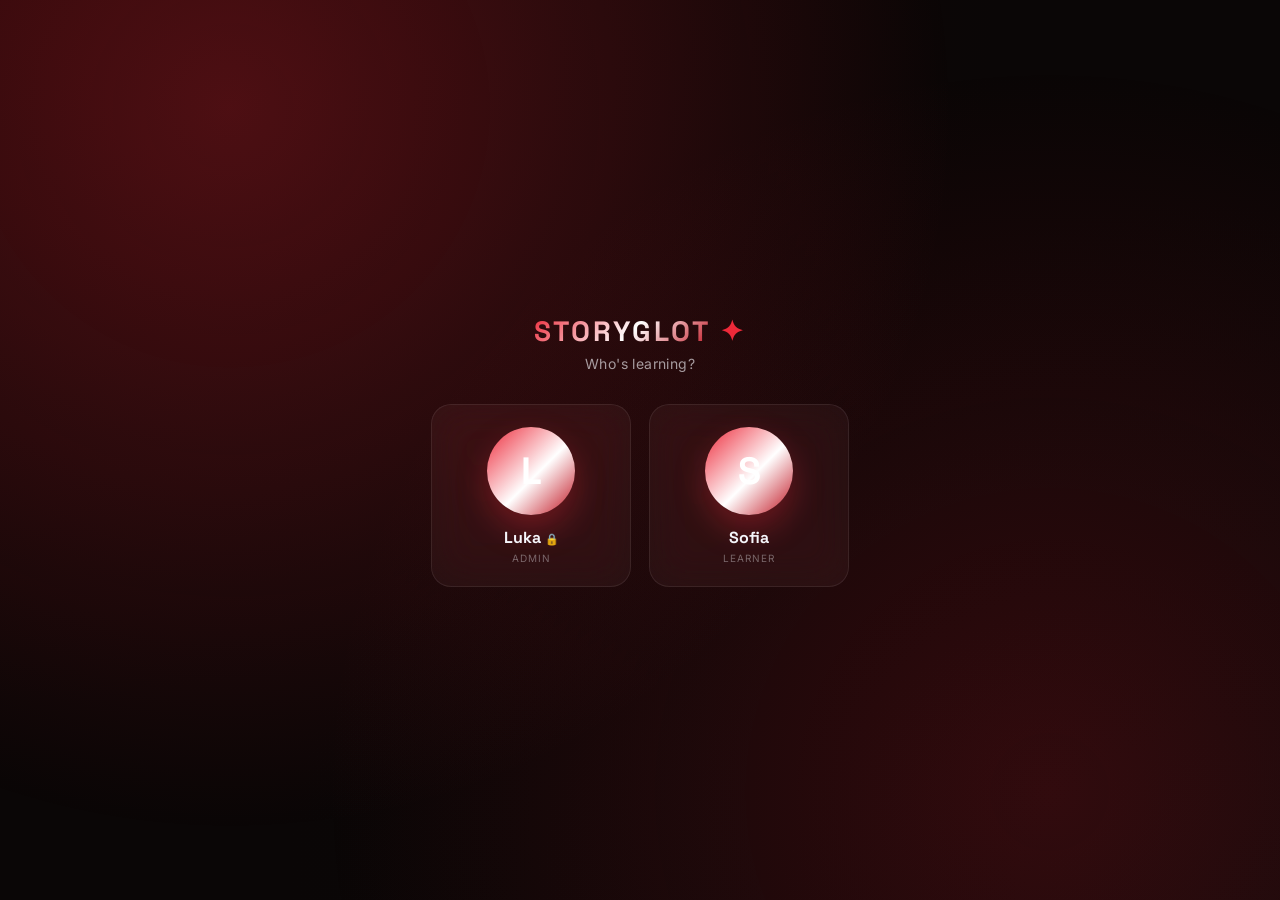
<file: index.html>
<!DOCTYPE html>
<html lang="en">
<head>
  <meta charset="UTF-8">
  <!-- iPad Safari: lock zoom, full-screen capable PWA-style -->
  <meta name="viewport" content="width=device-width, initial-scale=1.0, maximum-scale=1.0, user-scalable=no, viewport-fit=cover">
  <meta name="apple-mobile-web-app-capable" content="yes">
  <meta name="apple-mobile-web-app-status-bar-style" content="black-translucent">
  <meta name="apple-mobile-web-app-title" content="Storyglot">
  <meta name="theme-color" content="#0a0118">
  <link rel="apple-touch-icon" href="[data-uri]">
  <title>Storyglot ✦</title>
  <link rel="preconnect" href="https://fonts.googleapis.com">
  <link rel="preconnect" href="https://fonts.gstatic.com" crossorigin>
  <link href="https://fonts.googleapis.com/css2?family=Space+Grotesk:wght@400;500;600;700&family=Inter:wght@400;500;600&display=swap" rel="stylesheet">
  <link rel="stylesheet" href="css/styles.css">
</head>
<body>
  <div id="app"></div>
  <div id="cinema-root"></div>
  <div id="modal-root"></div>
  <div id="toast-stack"></div>

  <script src="js/data.js"></script>
  <script src="js/state.js"></script>
  <script src="js/utils.js"></script>
  <script src="js/audio.js"></script>
  <script src="js/render-core.js"></script>
  <script src="js/render-flows.js"></script>
  <script src="js/render-tabs.js"></script>
  <script src="js/handlers.js"></script>
  <script src="js/main.js"></script>
</body>
</html>
</file>
<file: css/styles.css>
/* ============================================================
   THEME — CSS variables, swapped at runtime per active language.
   applyTheme() in JS rewrites these on :root.
   ============================================================ */
:root {
  --bg-from: #0a0118;
  --bg-via: #150030;
  --bg-to: #001428;
  --grad-1: #a855f7;
  --grad-2: #ec4899;
  --grad-3: #06b6d4;
  --accent: #a855f7;

  --text: #f5f5fa;
  --text-dim: rgba(245, 245, 250, 0.62);
  --text-soft: rgba(245, 245, 250, 0.38);

  --glass-bg: rgba(255, 255, 255, 0.04);
  --glass-bg-strong: rgba(255, 255, 255, 0.07);
  --glass-border: rgba(255, 255, 255, 0.08);

  --radius-lg: 20px;
  --radius-md: 14px;
  --radius-sm: 10px;
}

/* ============================================================
   RESET + BASE
   ============================================================ */
* { box-sizing: border-box; -webkit-tap-highlight-color: transparent; }
*:focus { outline: none; }

html, body {
  margin: 0;
  padding: 0;
  min-height: 100vh;
  color: var(--text);
  font-family: 'Inter', system-ui, -apple-system, BlinkMacSystemFont, sans-serif;
  -webkit-font-smoothing: antialiased;
  -moz-osx-font-smoothing: grayscale;
}

body {
  overflow-x: hidden;
  overscroll-behavior-y: none;
  background:
    radial-gradient(ellipse at top left, var(--bg-via), transparent 55%),
    radial-gradient(ellipse at bottom right, var(--bg-to), transparent 55%),
    var(--bg-from);
}

/* Soft cosmic glow blobs that follow the active gradient. */
body::before {
  content: '';
  position: fixed;
  inset: 0;
  pointer-events: none;
  z-index: 0;
  background:
    radial-gradient(circle at 18% 12%, color-mix(in srgb, var(--grad-1) 22%, transparent), transparent 55%),
    radial-gradient(circle at 82% 88%, color-mix(in srgb, var(--grad-3) 18%, transparent), transparent 55%);
}
/* When a custom wallpaper is set, only the dark overlay should sit
   over the photo — the colored ambient blobs would tint it. */
body.has-bg-image::before { display: none; }

/* Custom wallpapers vary wildly in tone, so the default 4%-white
   glass disappears against bright photos. Override the glass
   variables in one place — every .glass/ghost-btn/tag-pill/tab/
   stat-pill/lang-pill picks up the deeper backdrop and stronger
   border automatically. Text-dim/soft are nudged up so secondary
   text stays readable over busy backgrounds. */
body.has-bg-image {
  --glass-bg: rgba(12, 6, 24, 0.58);
  --glass-bg-strong: rgba(12, 6, 24, 0.72);
  --glass-border: rgba(255, 255, 255, 0.16);
  --text-dim: rgba(245, 245, 250, 0.78);
  --text-soft: rgba(245, 245, 250, 0.55);
}
body.has-bg-image .glass {
  box-shadow: 0 10px 30px rgba(0, 0, 0, 0.45);
}
body.has-bg-image .gradient-btn {
  box-shadow: 0 12px 32px color-mix(in srgb, var(--grad-1) 45%, transparent),
              0 2px 6px rgba(0, 0, 0, 0.4);
}
/* The hero banner (language name over its cover SVG/photo) is the
   "above the story card" panel. When the body itself shows that
   same language cover as a wallpaper it's just duplication — drop
   the hero in that case so the page reads cleaner. */
body.has-bg-image .hero-cover { display: none; }

button { font-family: inherit; cursor: pointer; }

/* ============================================================
   LAYOUT
   ============================================================ */
#app {
  position: relative;
  z-index: 1;
  max-width: 760px;
  margin: 0 auto;
  padding: 22px 16px 96px;
}

.row { display: flex; gap: 10px; }
.row-tight { display: flex; gap: 6px; }
.stack { display: flex; flex-direction: column; gap: 12px; }

/* ============================================================
   GLASS / GRADIENT PRIMITIVES
   ============================================================ */
.glass {
  background: var(--glass-bg);
  border: 1px solid var(--glass-border);
  backdrop-filter: blur(20px) saturate(140%);
  -webkit-backdrop-filter: blur(20px) saturate(140%);
  border-radius: var(--radius-lg);
}

.gradient-text {
  background: linear-gradient(135deg, var(--grad-1), var(--grad-2) 55%, var(--grad-3));
  -webkit-background-clip: text;
  background-clip: text;
  color: transparent;
  -webkit-text-fill-color: transparent;
}

.gradient-btn {
  display: inline-flex;
  align-items: center;
  justify-content: center;
  gap: 8px;
  padding: 12px 18px;
  border: none;
  border-radius: var(--radius-md);
  /* 2-stop gradient uses end colors (grad-1, grad-3) so white text
     stays readable across all themes — including ones where grad-2
     is pure white (Austrian / Italian flag). */
  background: linear-gradient(135deg, var(--grad-1), var(--grad-3));
  color: #fff;
  font-family: 'Space Grotesk', sans-serif;
  font-weight: 600;
  font-size: 14px;
  letter-spacing: 0.3px;
  box-shadow: 0 10px 28px color-mix(in srgb, var(--grad-1) 35%, transparent);
  transition: transform 200ms ease, box-shadow 200ms ease, opacity 200ms ease;
}
.gradient-btn:active { transform: scale(0.97); }
.gradient-btn[disabled] { opacity: 0.55; }

.ghost-btn {
  background: var(--glass-bg);
  border: 1px solid var(--glass-border);
  color: var(--text);
  padding: 10px 14px;
  border-radius: var(--radius-md);
  font-family: 'Space Grotesk', sans-serif;
  font-weight: 500;
  font-size: 13px;
  transition: background 200ms ease, transform 200ms ease;
}
.ghost-btn:active { transform: scale(0.97); background: var(--glass-bg-strong); }

.tag-pill {
  display: inline-block;
  background: rgba(255, 255, 255, 0.06);
  border: 1px solid var(--glass-border);
  padding: 4px 10px;
  border-radius: 999px;
  font-size: 10.5px;
  font-weight: 600;
  letter-spacing: 0.6px;
  text-transform: uppercase;
  color: var(--text-dim);
}
/* Phase pill (Intro N/6 · Drill N/6 · ✓ Done) — sits inline with
   the other tag-pills in the .tags row, no absolute positioning. */
.tag-pill.phase-pill {
  background: color-mix(in srgb, var(--accent) 22%, rgba(0,0,0,0.35));
  border-color: color-mix(in srgb, var(--accent) 55%, var(--glass-border));
  color: var(--text);
}
.tag-pill.phase-pill.done {
  background: color-mix(in srgb, var(--grad-3) 32%, rgba(0,0,0,0.30));
  border-color: color-mix(in srgb, var(--grad-3) 60%, transparent);
  color: #fff;
}

/* ============================================================
   HEADER
   ============================================================ */
.app-header {
  display: flex;
  align-items: center;
  justify-content: space-between;
  margin-bottom: 16px;
}

.app-logo {
  font-family: 'Space Grotesk', sans-serif;
  font-size: 22px;
  font-weight: 700;
  letter-spacing: 2px;
  color: var(--text);
}

.lang-pill {
  display: inline-flex;
  align-items: center;
  gap: 8px;
  padding: 7px 13px;
  background: var(--glass-bg);
  border: 1px solid var(--glass-border);
  border-radius: 999px;
  backdrop-filter: blur(20px);
  -webkit-backdrop-filter: blur(20px);
  font-family: 'Space Grotesk', sans-serif;
  font-size: 12px;
  font-weight: 600;
  letter-spacing: 0.6px;
  color: var(--text);
  text-transform: uppercase;
}
.lang-pill .flag { font-size: 16px; }

/* ============================================================
   STATS ROW
   ============================================================ */
.stats {
  display: grid;
  grid-template-columns: repeat(4, 1fr);
  gap: 8px;
  margin-bottom: 16px;
}

.stat-pill {
  background: var(--glass-bg);
  border: 1px solid var(--glass-border);
  border-radius: var(--radius-md);
  padding: 12px 8px 10px;
  text-align: center;
  backdrop-filter: blur(20px);
  -webkit-backdrop-filter: blur(20px);
}
.stat-pill .label {
  font-size: 9.5px;
  font-weight: 600;
  letter-spacing: 1.1px;
  text-transform: uppercase;
  color: var(--text-soft);
}
.stat-pill .value {
  margin-top: 4px;
  font-family: 'Space Grotesk', sans-serif;
  font-size: 22px;
  font-weight: 700;
  line-height: 1;
}

/* ============================================================
   TAB BAR
   ============================================================ */
.tab-bar {
  display: grid;
  grid-template-columns: repeat(4, 1fr);
  gap: 4px;
  padding: 4px;
  background: var(--glass-bg);
  border: 1px solid var(--glass-border);
  border-radius: var(--radius-md);
  backdrop-filter: blur(20px);
  -webkit-backdrop-filter: blur(20px);
  margin-bottom: 18px;
}
.tab {
  padding: 10px 0;
  border: none;
  background: transparent;
  color: var(--text-dim);
  border-radius: var(--radius-sm);
  font-family: 'Space Grotesk', sans-serif;
  font-weight: 500;
  font-size: 13px;
  letter-spacing: 0.4px;
  transition: background 200ms ease, color 200ms ease;
}
.tab.active {
  background: linear-gradient(135deg, var(--grad-1), var(--grad-3));
  color: #fff;
  box-shadow: 0 6px 18px color-mix(in srgb, var(--grad-1) 30%, transparent);
}

/* ============================================================
   LIBRARY — story cards
   ============================================================ */
.story-card {
  padding: 22px;
  margin-bottom: 14px;
  position: relative;
  overflow: hidden;
}
.story-card::before {
  content: '';
  position: absolute;
  top: -50%;
  right: -30%;
  width: 70%;
  height: 200%;
  background: radial-gradient(ellipse, color-mix(in srgb, var(--grad-2) 14%, transparent), transparent 70%);
  pointer-events: none;
}
.story-card .tags {
  margin-bottom: 10px;
  display: flex;
  gap: 6px;
  flex-wrap: wrap;
}
.story-card .story-title {
  font-family: 'Space Grotesk', sans-serif;
  font-size: 28px;
  font-weight: 700;
  line-height: 1.05;
  margin: 4px 0 6px;
}
/* Slight shadow lifts the title off bright wallpapers without
   affecting the default dark theme. */
body.has-bg-image .story-card .story-title,
body.has-bg-image .hero-cover .hero-name {
  text-shadow: 0 2px 12px rgba(0, 0, 0, 0.55);
}
.story-card .story-meta {
  font-size: 13px;
  color: var(--text-dim);
  margin-bottom: 14px;
}
.progress {
  height: 6px;
  background: rgba(255, 255, 255, 0.06);
  border-radius: 999px;
  overflow: hidden;
  margin-bottom: 10px;
}
.progress-fill {
  height: 100%;
  background: linear-gradient(90deg, var(--grad-1), var(--grad-2), var(--grad-3));
  border-radius: 999px;
  transition: width 250ms ease;
}
.story-card .story-foot {
  font-size: 12px;
  color: var(--text-soft);
  margin-bottom: 16px;
}

/* ============================================================
   READ TAB
   ============================================================ */
.read-toggle {
  display: grid;
  grid-template-columns: 1fr 1fr;
  gap: 4px;
  padding: 4px;
  background: var(--glass-bg);
  border: 1px solid var(--glass-border);
  border-radius: var(--radius-md);
  margin-bottom: 16px;
  backdrop-filter: blur(20px);
  -webkit-backdrop-filter: blur(20px);
}
.read-toggle button {
  background: transparent;
  border: none;
  padding: 10px 0;
  border-radius: var(--radius-sm);
  color: var(--text-dim);
  font-family: 'Space Grotesk', sans-serif;
  font-weight: 500;
  font-size: 13px;
  transition: background 200ms ease, color 200ms ease;
}
.read-toggle button.active {
  background: linear-gradient(135deg, var(--grad-1), var(--grad-3));
  color: #fff;
}

.play-bar {
  display: flex;
  gap: 8px;
  align-items: center;
  margin-bottom: 14px;
}

.story-prose {
  padding: 22px;
  font-size: 18px;
  line-height: 1.75;
  letter-spacing: 0.1px;
}
.story-prose .sent {
  transition: background 200ms ease, color 200ms ease;
  border-radius: 6px;
  padding: 1px 2px;
}
.story-prose .sent.active {
  background: linear-gradient(120deg,
    color-mix(in srgb, var(--grad-1) 28%, transparent),
    color-mix(in srgb, var(--grad-2) 28%, transparent));
  color: #fff;
}

.english-toggle {
  margin-top: 12px;
  width: 100%;
}

.english-block {
  margin-top: 12px;
  padding: 18px;
  font-family: 'Inter', monospace;
  font-size: 14px;
  line-height: 1.7;
  color: var(--text-dim);
  white-space: pre-wrap;
}

.sentence-row {
  padding: 14px 16px;
  margin-bottom: 8px;
  cursor: pointer;
  transition: background 200ms ease, transform 200ms ease;
}
.sentence-row:active { transform: scale(0.995); }
.sentence-row.active {
  background: linear-gradient(135deg,
    color-mix(in srgb, var(--grad-1) 16%, transparent),
    color-mix(in srgb, var(--grad-2) 16%, transparent));
  border-color: color-mix(in srgb, var(--accent) 40%, transparent);
}
.sentence-row .de {
  font-size: 16px;
  line-height: 1.45;
  font-weight: 500;
}
.sentence-row .en {
  font-size: 13px;
  color: var(--text-dim);
  margin-top: 4px;
}
.sentence-row .note {
  font-size: 11.5px;
  color: var(--text-dim);
  background: rgba(255, 255, 255, 0.04);
  padding: 7px 10px;
  border-radius: 8px;
  margin-top: 8px;
  border-left: 2px solid var(--grad-1);
  line-height: 1.45;
}

.empty-state {
  padding: 40px 22px;
  text-align: center;
  color: var(--text-dim);
  font-size: 14px;
}
.empty-state .em-icon {
  font-size: 32px;
  margin-bottom: 10px;
  opacity: 0.6;
}

/* ============================================================
   MODAL
   ============================================================ */
.modal-overlay {
  position: fixed;
  inset: 0;
  z-index: 100;
  background: rgba(0, 0, 0, 0.55);
  backdrop-filter: blur(8px);
  -webkit-backdrop-filter: blur(8px);
  display: flex;
  align-items: center;
  justify-content: center;
  padding: 20px;
  overflow-y: auto;
  -webkit-overflow-scrolling: touch;
}
.modal {
  width: 100%;
  max-width: 420px;
  padding: 22px;
}
.modal-title {
  font-family: 'Space Grotesk', sans-serif;
  font-size: 20px;
  font-weight: 700;
  margin: 0 0 14px;
}
.lang-list { display: flex; flex-direction: column; gap: 8px; margin-bottom: 14px; }
.lang-row {
  display: flex;
  align-items: center;
  gap: 12px;
  padding: 12px 14px;
  border-radius: var(--radius-md);
  border: 1px solid var(--glass-border);
  background: rgba(255, 255, 255, 0.02);
  transition: background 200ms ease, transform 200ms ease;
}
.lang-row:active { transform: scale(0.99); }
.lang-row.active {
  background: linear-gradient(135deg,
    color-mix(in srgb, var(--grad-1) 18%, transparent),
    color-mix(in srgb, var(--grad-2) 18%, transparent));
  border-color: color-mix(in srgb, var(--accent) 50%, transparent);
  box-shadow: 0 8px 22px color-mix(in srgb, var(--grad-1) 22%, transparent);
}
.lang-row .flag { font-size: 22px; }
.lang-row .name {
  font-family: 'Space Grotesk', sans-serif;
  font-weight: 600;
  font-size: 15px;
}
.lang-row .sub {
  font-size: 11px;
  color: var(--text-soft);
  letter-spacing: 0.4px;
  text-transform: uppercase;
}

/* ============================================================
   PLACEHOLDER (Cards / Test tabs in chunk 1)
   ============================================================ */
.placeholder {
  padding: 36px 22px;
  text-align: center;
}
.placeholder .ph-title {
  font-family: 'Space Grotesk', sans-serif;
  font-size: 22px;
  font-weight: 700;
  margin: 0 0 6px;
}
.placeholder .ph-sub {
  font-size: 13px;
  color: var(--text-dim);
}

/* ============================================================
   CARDS + TEST — Chunk 2 additions.
   New classes only; nothing here overrides Chunk 1 styles.
   ============================================================ */
.card-counter {
  text-align: center;
  font-family: 'Space Grotesk', sans-serif;
  font-size: 11px;
  letter-spacing: 1px;
  color: var(--text-soft);
  text-transform: uppercase;
  margin-bottom: 14px;
}

.card-pane {
  padding: 22px;
  margin-bottom: 14px;
  animation: fade-in 200ms ease;
}
@keyframes fade-in {
  from { opacity: 0; transform: translateX(8px); }
  to   { opacity: 1; transform: translateX(0); }
}

.big-sentence {
  font-family: 'Space Grotesk', sans-serif;
  font-size: 26px;
  font-weight: 600;
  line-height: 1.25;
  text-align: center;
  margin: 8px 0 18px;
  letter-spacing: 0.1px;
}

.type-area {
  width: 100%;
  min-height: 88px;
  background: var(--glass-bg-strong);
  border: 1px solid var(--glass-border);
  color: var(--text);
  font-family: inherit;
  font-size: 16px;
  line-height: 1.5;
  padding: 14px 16px;
  border-radius: var(--radius-md);
  resize: none;
  margin-bottom: 14px;
  outline: none;
  -webkit-appearance: none;
}
.type-area:focus {
  border-color: var(--accent);
  box-shadow: 0 0 0 2px color-mix(in srgb, var(--accent) 28%, transparent);
}

.full-btn { width: 100%; }

/* Feedback banners — three states for Type, two states for Test. */
.feedback {
  padding: 12px 14px;
  border-radius: var(--radius-md);
  margin-bottom: 14px;
  font-size: 13.5px;
  font-weight: 500;
  border: 1px solid;
  animation: slide-down 180ms ease;
}
@keyframes slide-down {
  from { opacity: 0; transform: translateY(-6px); }
  to   { opacity: 1; transform: translateY(0); }
}
.feedback.ok     { background: rgba(34,197,94,0.10);  border-color: rgba(34,197,94,0.32);  color: #d1fae5; }
.feedback.almost { background: rgba(234,179,8,0.10); border-color: rgba(234,179,8,0.32); color: #fef9c3; }
.feedback.bad    { background: rgba(239,68,68,0.10); border-color: rgba(239,68,68,0.32); color: #fecaca; }

/* Inline audio button (small pill). */
.audio-btn {
  display: inline-flex;
  align-items: center;
  gap: 6px;
  background: var(--glass-bg-strong);
  border: 1px solid var(--glass-border);
  padding: 8px 14px;
  border-radius: 999px;
  color: var(--text);
  font-size: 12px;
  font-weight: 600;
  font-family: 'Space Grotesk', sans-serif;
  letter-spacing: 0.5px;
  transition: transform 200ms ease, box-shadow 200ms ease;
}
.audio-btn:active { transform: scale(0.96); }
.audio-btn.speaking {
  animation: audio-pulse 700ms ease-in-out infinite;
  border-color: color-mix(in srgb, var(--accent) 50%, transparent);
}
@keyframes audio-pulse {
  0%, 100% { box-shadow: 0 0 0 0 color-mix(in srgb, var(--accent) 35%, transparent); transform: scale(1); }
  50%      { box-shadow: 0 0 0 8px transparent; transform: scale(1.04); }
}
.audio-row {
  display: flex; gap: 8px; justify-content: center;
  margin: 8px 0 12px;
}

.note-callout {
  padding: 10px 12px;
  background: rgba(255,255,255,0.04);
  border-left: 2px solid var(--grad-1);
  border-radius: 8px;
  font-size: 12.5px;
  line-height: 1.5;
  color: var(--text-dim);
  margin: 12px 0;
}

/* Type mode grade row. */
.grade-row {
  display: grid;
  grid-template-columns: repeat(4, 1fr);
  gap: 8px;
  margin-top: 6px;
}
.grade-btn {
  padding: 14px 0;
  border: 1px solid var(--glass-border);
  border-radius: var(--radius-md);
  background: var(--glass-bg);
  color: var(--text);
  font-family: 'Space Grotesk', sans-serif;
  font-weight: 600;
  font-size: 13px;
  letter-spacing: 0.4px;
  transition: transform 100ms ease, background 200ms ease, box-shadow 200ms ease;
}
.grade-btn:active { transform: scale(0.96); }
.grade-btn .lbl { display: block; }
.grade-btn .sub {
  display: block;
  font-size: 9.5px;
  font-weight: 500;
  color: var(--text-soft);
  margin-top: 3px;
  letter-spacing: 0.5px;
  text-transform: uppercase;
}
.grade-btn.again { box-shadow: inset 0 0 0 1px rgba(239,68,68,0.32); color: #fca5a5; }
.grade-btn.hard  { box-shadow: inset 0 0 0 1px rgba(249,115,22,0.32); color: #fdba74; }
.grade-btn.good  { box-shadow: inset 0 0 0 1px rgba(34,197,94,0.32);  color: #86efac; }
.grade-btn.easy  { box-shadow: inset 0 0 0 1px rgba(59,130,246,0.32); color: #93c5fd; }
.grade-btn.again:active { background: rgba(239,68,68,0.12); }
.grade-btn.hard:active  { background: rgba(249,115,22,0.12); }
.grade-btn.good:active  { background: rgba(34,197,94,0.12); }
.grade-btn.easy:active  { background: rgba(59,130,246,0.12); }

/* Speak mode: flip card + swipe state. */
.flip-card {
  min-height: 240px;
  padding: 28px 22px;
  display: flex;
  flex-direction: column;
  align-items: center;
  justify-content: center;
  gap: 10px;
  text-align: center;
  cursor: pointer;
  user-select: none;
  -webkit-user-select: none;
  touch-action: pan-y;
  transition: transform 220ms ease, opacity 220ms ease, box-shadow 220ms ease, border-color 200ms ease;
  will-change: transform;
}
.flip-card .hint { font-size: 12px; color: var(--text-soft); letter-spacing: 0.4px; margin-top: 4px; }
.flip-card.tint-right { box-shadow: 0 12px 36px rgba(34,197,94,0.32); border-color: rgba(34,197,94,0.45); }
.flip-card.tint-left  { box-shadow: 0 12px 36px rgba(239,68,68,0.32); border-color: rgba(239,68,68,0.45); }
.flip-card.commit-right { transform: translateX(120vw) rotate(20deg) !important; opacity: 0; }
.flip-card.commit-left  { transform: translateX(-120vw) rotate(-20deg) !important; opacity: 0; }

.wr-row {
  display: grid;
  grid-template-columns: 1fr 1fr;
  gap: 10px;
  margin-top: 14px;
}
.wr-btn {
  padding: 16px 0;
  border-radius: var(--radius-md);
  background: var(--glass-bg);
  border: 1px solid var(--glass-border);
  color: var(--text);
  font-family: 'Space Grotesk', sans-serif;
  font-weight: 600;
  font-size: 14px;
  letter-spacing: 0.4px;
  transition: transform 100ms ease, background 200ms ease;
}
.wr-btn:active { transform: scale(0.96); }
.wr-btn.wrong { box-shadow: inset 0 0 0 1px rgba(239,68,68,0.36); color: #fca5a5; }
.wr-btn.right { box-shadow: inset 0 0 0 1px rgba(34,197,94,0.36); color: #86efac; }
.wr-btn.wrong:active { background: rgba(239,68,68,0.12); }
.wr-btn.right:active { background: rgba(34,197,94,0.12); }

/* Session end. */
.session-end {
  padding: 36px 22px;
  text-align: center;
}
.session-end .se-title {
  font-family: 'Space Grotesk', sans-serif;
  font-size: 24px;
  font-weight: 700;
  margin: 0 0 8px;
}
.session-end .se-sub {
  font-size: 14px;
  color: var(--text-dim);
  margin-bottom: 18px;
}

/* Test tier-selection cards. */
.tier-card {
  padding: 22px;
  margin-bottom: 12px;
}
.tier-card .tc-title {
  font-family: 'Space Grotesk', sans-serif;
  font-size: 24px;
  font-weight: 700;
  line-height: 1.05;
}
.tier-card .tc-rules {
  font-size: 12.5px;
  color: var(--text-dim);
  margin: 6px 0 10px;
  letter-spacing: 0.2px;
}
.tier-card .tc-stats {
  font-size: 12px;
  color: var(--text-soft);
  margin-bottom: 14px;
}
.tier-card.locked { opacity: 0.55; }
.tier-card .lock { margin-right: 6px; }

.trap-callout {
  padding: 12px 14px;
  border-radius: var(--radius-md);
  background: rgba(234,179,8,0.10);
  border: 1px solid rgba(234,179,8,0.32);
  color: #fef9c3;
  font-size: 13px;
  line-height: 1.5;
  margin-top: 12px;
}

.celebrate {
  margin: 14px 0;
  padding: 14px 16px;
  border-radius: var(--radius-md);
  background: linear-gradient(135deg,
    color-mix(in srgb, var(--grad-1) 22%, transparent),
    color-mix(in srgb, var(--grad-2) 22%, transparent));
  border: 1px solid color-mix(in srgb, var(--accent) 50%, transparent);
  box-shadow: 0 10px 28px color-mix(in srgb, var(--accent) 28%, transparent);
  font-family: 'Space Grotesk', sans-serif;
  font-weight: 600;
  text-align: center;
}

.rule-tag {
  display: inline-block;
  padding: 4px 10px;
  border-radius: 999px;
  background: color-mix(in srgb, var(--accent) 16%, transparent);
  border: 1px solid color-mix(in srgb, var(--accent) 38%, transparent);
  color: var(--text);
  font-family: 'Space Grotesk', sans-serif;
  font-size: 10.5px;
  font-weight: 600;
  letter-spacing: 0.7px;
  text-transform: uppercase;
}

/* ============================================================
   CHUNK 3A — Toasts, Settings, Sparkline, Import/Export
   ============================================================ */

/* Toast stack — fixed bottom-center, slides up. */
#toast-stack {
  position: fixed;
  left: 50%;
  bottom: 20px;
  transform: translateX(-50%);
  z-index: 200;
  display: flex;
  flex-direction: column;
  gap: 8px;
  pointer-events: none;
  width: min(90vw, 420px);
}
.toast {
  pointer-events: auto;
  padding: 12px 16px;
  border-radius: var(--radius-md);
  font-size: 13.5px;
  font-weight: 500;
  line-height: 1.4;
  backdrop-filter: blur(20px);
  -webkit-backdrop-filter: blur(20px);
  animation: toast-up 250ms ease-out;
  border: 1px solid;
}
@keyframes toast-up {
  from { opacity: 0; transform: translateY(12px); }
  to   { opacity: 1; transform: translateY(0); }
}
.toast.success {
  background: rgba(34,197,94,0.14); border-color: rgba(34,197,94,0.36); color: #d1fae5;
  box-shadow: 0 12px 30px rgba(34,197,94,0.22);
}
.toast.error {
  background: rgba(239,68,68,0.14); border-color: rgba(239,68,68,0.36); color: #fecaca;
  box-shadow: 0 12px 30px rgba(239,68,68,0.22);
}
.toast.info {
  background: color-mix(in srgb, var(--accent) 16%, transparent);
  border-color: color-mix(in srgb, var(--accent) 40%, transparent);
  color: var(--text);
  box-shadow: 0 12px 30px color-mix(in srgb, var(--accent) 28%, transparent);
}
.toast.exiting { animation: toast-down 250ms ease-in forwards; }
@keyframes toast-down {
  to { opacity: 0; transform: translateY(8px); }
}

/* Settings tab — section cards + form rows. */
.section-card {
  padding: 22px;
  margin-bottom: 14px;
}
.section-title {
  font-family: 'Space Grotesk', sans-serif;
  font-size: 18px;
  font-weight: 700;
  margin: 0 0 4px;
}
.section-sub {
  font-size: 12px;
  color: var(--text-soft);
  letter-spacing: 0.4px;
  text-transform: uppercase;
  margin-bottom: 14px;
}
.form-row { margin-bottom: 14px; }
.form-row .lbl {
  display: flex;
  justify-content: space-between;
  align-items: baseline;
  font-size: 13px;
  color: var(--text-dim);
  margin-bottom: 6px;
}
.form-row .lbl .val {
  font-family: 'Space Grotesk', sans-serif;
  font-weight: 600;
  color: var(--text);
}
.form-row input[type=range] {
  -webkit-appearance: none;
  width: 100%;
  height: 6px;
  background: rgba(255,255,255,0.08);
  border-radius: 999px;
  outline: none;
}
.form-row input[type=range]::-webkit-slider-thumb {
  -webkit-appearance: none;
  width: 22px; height: 22px;
  border-radius: 50%;
  background: linear-gradient(135deg, var(--grad-1), var(--grad-2));
  cursor: pointer;
  box-shadow: 0 4px 12px color-mix(in srgb, var(--grad-1) 40%, transparent);
}
.form-row select {
  width: 100%;
  background: var(--glass-bg-strong);
  border: 1px solid var(--glass-border);
  color: var(--text);
  font-family: inherit;
  font-size: 14px;
  padding: 10px 12px;
  border-radius: var(--radius-md);
  -webkit-appearance: none;
  appearance: none;
}

.row-list { display: flex; flex-direction: column; gap: 8px; }
.item-row {
  display: flex;
  align-items: center;
  gap: 12px;
  padding: 12px 14px;
  border-radius: var(--radius-md);
  border: 1px solid var(--glass-border);
  background: rgba(255,255,255,0.02);
}
.item-row .grow { flex: 1; min-width: 0; }
.item-row .title {
  font-family: 'Space Grotesk', sans-serif;
  font-weight: 600;
  font-size: 14px;
  line-height: 1.2;
}
.item-row .meta {
  font-size: 11px;
  color: var(--text-soft);
  letter-spacing: 0.3px;
  margin-top: 2px;
}
.item-row .actions { display: flex; gap: 6px; }

.badge {
  display: inline-block;
  padding: 3px 8px;
  border-radius: 999px;
  font-family: 'Space Grotesk', sans-serif;
  font-size: 9.5px;
  font-weight: 600;
  letter-spacing: 0.6px;
  text-transform: uppercase;
  background: color-mix(in srgb, var(--accent) 18%, transparent);
  border: 1px solid color-mix(in srgb, var(--accent) 36%, transparent);
  color: var(--text);
}

.small-btn {
  padding: 6px 10px;
  font-size: 11px;
  border-radius: 8px;
  background: var(--glass-bg);
  border: 1px solid var(--glass-border);
  color: var(--text);
  font-family: 'Space Grotesk', sans-serif;
  font-weight: 600;
  letter-spacing: 0.4px;
  text-transform: uppercase;
}
.small-btn.danger { box-shadow: inset 0 0 0 1px rgba(239,68,68,0.36); color: #fca5a5; }
.small-btn.danger:active { background: rgba(239,68,68,0.12); }

.btn-row {
  display: flex;
  flex-wrap: wrap;
  gap: 8px;
  margin-top: 6px;
}

.danger-btn {
  width: 100%;
  padding: 14px;
  border-radius: var(--radius-md);
  background: rgba(239,68,68,0.08);
  border: 1px solid rgba(239,68,68,0.36);
  color: #fca5a5;
  font-family: 'Space Grotesk', sans-serif;
  font-weight: 600;
  font-size: 14px;
  letter-spacing: 0.4px;
  box-shadow: 0 8px 24px rgba(239,68,68,0.16);
}
.danger-btn:active { background: rgba(239,68,68,0.16); }

.warning-banner {
  padding: 12px 14px;
  border-radius: var(--radius-md);
  background: rgba(234,179,8,0.10);
  border: 1px solid rgba(234,179,8,0.32);
  color: #fef9c3;
  font-size: 13px;
  margin-bottom: 14px;
}

/* Modal text input (Reset confirmation, Replace story confirm). */
.modal input[type=text] {
  width: 100%;
  background: var(--glass-bg-strong);
  border: 1px solid var(--glass-border);
  color: var(--text);
  font-family: inherit;
  font-size: 15px;
  padding: 10px 12px;
  border-radius: var(--radius-md);
  margin: 8px 0 12px;
  -webkit-appearance: none;
  outline: none;
}
.modal input[type=text]:focus {
  border-color: var(--accent);
  box-shadow: 0 0 0 2px color-mix(in srgb, var(--accent) 28%, transparent);
}
.modal-body p {
  margin: 0 0 10px;
  font-size: 14px;
  line-height: 1.5;
  color: var(--text-dim);
}

/* Library Progress section. */
.progress-section {
  padding: 22px;
  margin-top: 8px;
  margin-bottom: 14px;
}
.progress-toggle {
  width: 100%;
  display: flex;
  justify-content: space-between;
  align-items: center;
  background: transparent;
  border: none;
  padding: 0;
  color: var(--text);
  font-family: 'Space Grotesk', sans-serif;
  font-weight: 700;
  font-size: 16px;
  letter-spacing: 0.3px;
}
.progress-toggle .arrow { transition: transform 200ms ease; }
.progress-toggle.open .arrow { transform: rotate(90deg); }
.progress-body { margin-top: 14px; animation: fade-in 200ms ease; }

.streak-display {
  text-align: center;
  padding: 10px 0 14px;
}
.streak-display .num {
  font-family: 'Space Grotesk', sans-serif;
  font-size: 48px;
  font-weight: 700;
  line-height: 1;
}
.streak-display .lbl {
  font-size: 11px;
  letter-spacing: 1px;
  text-transform: uppercase;
  color: var(--text-soft);
  margin-top: 4px;
}
.sparkline-wrap {
  width: 100%;
  height: 80px;
  margin: 8px 0 12px;
}
.sparkline-wrap svg { width: 100%; height: 100%; display: block; }

.vocab-line {
  text-align: center;
  font-size: 13px;
  color: var(--text-dim);
  margin: 8px 0 14px;
}
.vocab-line .num {
  font-family: 'Space Grotesk', sans-serif;
  font-weight: 700;
  color: var(--text);
}

/* Tab bar grows from 4 to 5 to 6 columns. */
.tab-bar.cols-5 { grid-template-columns: repeat(5, 1fr); }
.tab-bar.cols-5 .tab { font-size: 12px; padding: 9px 0; }
.tab-bar.cols-6 { grid-template-columns: repeat(6, 1fr); }
.tab-bar.cols-6 .tab { font-size: 11.5px; padding: 9px 0; letter-spacing: 0.2px; }

/* Rules tab — explanation cards with examples + tips. */
.rule-card {
  padding: 22px;
  margin-bottom: 14px;
}
.rule-card .rc-tier {
  display: inline-block;
  padding: 3px 9px;
  border-radius: 999px;
  background: color-mix(in srgb, var(--accent) 14%, transparent);
  border: 1px solid color-mix(in srgb, var(--accent) 32%, transparent);
  font-family: 'Space Grotesk', sans-serif;
  font-size: 10px;
  font-weight: 600;
  letter-spacing: 0.7px;
  text-transform: uppercase;
  color: var(--text);
  margin-bottom: 10px;
}
.rule-card .rc-name {
  font-family: 'Space Grotesk', sans-serif;
  font-size: 22px;
  font-weight: 700;
  line-height: 1.1;
  margin-bottom: 12px;
}
.rule-card .rc-explain {
  font-size: 14.5px;
  line-height: 1.55;
  color: var(--text);
  margin-bottom: 14px;
}
.rule-card .rc-section-label {
  font-family: 'Space Grotesk', sans-serif;
  font-size: 10.5px;
  font-weight: 600;
  letter-spacing: 1px;
  text-transform: uppercase;
  color: var(--text-soft);
  margin: 14px 0 8px;
}
.rule-example {
  padding: 10px 12px;
  margin-bottom: 6px;
  background: rgba(255, 255, 255, 0.03);
  border-left: 2px solid var(--grad-2);
  border-radius: 8px;
}
.rule-example .ex-de {
  font-size: 14.5px;
  line-height: 1.4;
  font-weight: 500;
}
.rule-example .ex-de mark {
  background: linear-gradient(120deg,
    color-mix(in srgb, var(--grad-1) 40%, transparent),
    color-mix(in srgb, var(--grad-2) 40%, transparent));
  color: #fff;
  padding: 1px 5px;
  border-radius: 4px;
  font-weight: 700;
}
.rule-example .ex-en {
  font-size: 12.5px;
  color: var(--text-dim);
  margin-top: 3px;
}
.rule-example .audio-btn {
  margin-top: 6px;
  font-size: 10.5px;
  padding: 4px 10px;
}
.rule-tips {
  list-style: none;
  padding: 0;
  margin: 0;
}
.rule-tips li {
  position: relative;
  padding: 4px 0 4px 18px;
  font-size: 13px;
  line-height: 1.5;
  color: var(--text-dim);
}
.rule-tips li::before {
  content: '›';
  position: absolute;
  left: 4px;
  top: 4px;
  color: var(--accent);
  font-weight: 700;
  font-size: 14px;
}

.tier-divider {
  font-family: 'Space Grotesk', sans-serif;
  font-size: 11px;
  font-weight: 600;
  letter-spacing: 1.4px;
  text-transform: uppercase;
  color: var(--text-soft);
  text-align: center;
  margin: 12px 0 8px;
}

/* Paradigm tables inside Rules cards. Horizontal scroll for wide ones. */
.rule-table-wrap {
  width: 100%;
  overflow-x: auto;
  -webkit-overflow-scrolling: touch;
  margin: 6px 0 4px;
  border-radius: 10px;
  border: 1px solid var(--glass-border);
  background: rgba(255,255,255,0.03);
}
.rule-table {
  width: 100%;
  border-collapse: collapse;
  font-family: 'Space Grotesk', sans-serif;
  font-size: 12.5px;
  line-height: 1.45;
}
.rule-table th, .rule-table td {
  padding: 8px 10px;
  text-align: left;
  vertical-align: top;
  border-bottom: 1px solid rgba(255,255,255,0.05);
  white-space: nowrap;
}
.rule-table th {
  font-size: 10.5px;
  font-weight: 600;
  letter-spacing: 0.6px;
  text-transform: uppercase;
  color: var(--text-soft);
  background: rgba(255,255,255,0.03);
  border-bottom: 1px solid var(--glass-border);
  position: sticky;
  top: 0;
}
.rule-table tr:last-child td { border-bottom: none; }
.rule-table td.rt-label {
  font-weight: 600;
  color: var(--text-dim);
  font-size: 11.5px;
  letter-spacing: 0.3px;
}
.rt-note {
  font-size: 11.5px;
  color: var(--text-soft);
  font-style: italic;
  margin: 6px 0 12px;
  line-height: 1.5;
}

/* Disabled toggle button (e.g. Vocabulary toggle when story has no vocab). */
.read-toggle button.tab-disabled {
  opacity: 0.35;
  cursor: not-allowed;
}
.read-toggle button[disabled] { cursor: not-allowed; }

/* ============================================================
   LIBRARY — top-level language journey cards (Stage B).
   Each card represents a full A1→B2 series for one language.
   ============================================================ */
.journey-grid {
  display: grid;
  grid-template-columns: 1fr;
  gap: 14px;
  margin-bottom: 14px;
}
@media (min-width: 720px) {
  .journey-grid { grid-template-columns: 1fr 1fr; }
}
.journey-card {
  position: relative;
  overflow: hidden;
  min-height: 220px;
  padding: 0;
  cursor: pointer;
  transition: transform 200ms ease, box-shadow 220ms ease, border-color 220ms ease;
}
.journey-card:hover {
  transform: translateY(-2px);
  box-shadow: 0 18px 36px color-mix(in srgb, var(--accent) 22%, transparent);
  border-color: color-mix(in srgb, var(--accent) 50%, transparent);
}
.journey-card .jc-cover {
  position: absolute;
  inset: 0;
  background-size: cover;
  background-position: center;
}
.journey-card .jc-cover svg { width: 100%; height: 100%; display: block; }
.journey-card .jc-overlay {
  position: absolute;
  inset: 0;
  background:
    linear-gradient(to top, rgba(0, 0, 0, 0.78) 0%, rgba(0, 0, 0, 0.15) 60%, transparent 100%),
    linear-gradient(135deg, transparent 60%, color-mix(in srgb, var(--accent) 18%, transparent));
  pointer-events: none;
}
.journey-card .jc-body {
  position: absolute;
  inset: 0;
  padding: 18px 20px;
  display: flex;
  flex-direction: column;
  justify-content: flex-end;
  gap: 6px;
  z-index: 1;
}
.journey-card .jc-flag {
  font-size: 30px;
  line-height: 1;
  filter: drop-shadow(0 2px 6px rgba(0, 0, 0, 0.4));
  align-self: flex-end;
  position: absolute;
  top: 18px;
  right: 20px;
}
.journey-card .jc-name {
  font-family: 'Space Grotesk', sans-serif;
  font-size: 26px;
  font-weight: 800;
  letter-spacing: 1px;
  line-height: 1.05;
  text-shadow: 0 4px 16px rgba(0, 0, 0, 0.5);
}
.journey-card .jc-teaser {
  font-size: 13px;
  color: rgba(255, 255, 255, 0.85);
  line-height: 1.45;
  max-width: 86%;
  text-shadow: 0 2px 6px rgba(0, 0, 0, 0.5);
}
.journey-card .jc-meta {
  display: flex;
  align-items: center;
  justify-content: space-between;
  gap: 10px;
  margin-top: 6px;
  font-size: 11px;
  letter-spacing: 0.5px;
  color: rgba(255, 255, 255, 0.78);
  text-transform: uppercase;
}
.journey-card .jc-progress-bar {
  height: 4px;
  background: rgba(255, 255, 255, 0.12);
  border-radius: 99px;
  overflow: hidden;
  width: 100%;
  margin-top: 6px;
}
.journey-card .jc-progress-fill {
  height: 100%;
  background: linear-gradient(90deg, var(--grad-1), var(--grad-3));
}

/* Back-to-languages bar shown above story tiles when drilled in. */
.back-bar {
  display: flex;
  align-items: center;
  gap: 10px;
  margin-bottom: 14px;
}
.back-bar .back-btn {
  background: var(--glass-bg);
  border: 1px solid var(--glass-border);
  padding: 8px 14px;
  border-radius: 999px;
  color: var(--text);
  font-family: 'Space Grotesk', sans-serif;
  font-size: 12px;
  font-weight: 600;
  letter-spacing: 0.5px;
  backdrop-filter: blur(20px);
  -webkit-backdrop-filter: blur(20px);
  transition: transform 180ms ease, background 200ms ease;
}
.back-bar .back-btn:active { transform: scale(0.96); }
.back-bar .back-context {
  font-size: 12px;
  color: var(--text-soft);
  letter-spacing: 0.4px;
  text-transform: uppercase;
}

/* Phase status moved inline into .tags as a .phase-pill — kept
   here only as a no-op so any cached HTML doesn't leak a stray
   absolute-positioned element. */
.story-card .story-badge { display: none; }

/* Global Review button at the bottom of top-level library. */
.global-review {
  width: 100%;
  padding: 16px;
  border-radius: var(--radius-md);
  background: var(--glass-bg);
  border: 1px solid var(--glass-border);
  color: var(--text);
  font-family: 'Space Grotesk', sans-serif;
  font-weight: 700;
  font-size: 14px;
  letter-spacing: 0.5px;
  backdrop-filter: blur(20px);
  -webkit-backdrop-filter: blur(20px);
  cursor: pointer;
  transition: transform 180ms ease, border-color 200ms ease, box-shadow 200ms ease;
}
.global-review:hover {
  border-color: color-mix(in srgb, var(--accent) 50%, transparent);
  box-shadow: 0 10px 24px color-mix(in srgb, var(--accent) 22%, transparent);
}
.global-review:active { transform: scale(0.98); }

/* Name-selection screen — full-screen overlay, similar shell to
   the login picker but content-focused. */
.name-screen {
  position: fixed;
  inset: 0;
  z-index: 60;
  padding: 32px 20px;
  display: flex;
  flex-direction: column;
  align-items: center;
  justify-content: center;
  gap: 18px;
  animation: fade-in 200ms ease;
  overflow-y: auto;
  -webkit-overflow-scrolling: touch;
}
.name-screen .ns-bg {
  position: absolute;
  inset: 0;
  z-index: 0;
  background-size: cover;
  background-position: center;
  opacity: 0.6;
}
.name-screen .ns-bg svg { width: 100%; height: 100%; display: block; }
.name-screen .ns-overlay {
  position: absolute;
  inset: 0;
  z-index: 0;
  background:
    linear-gradient(to bottom, rgba(0,0,0,0.55), rgba(0,0,0,0.85));
}
.name-screen .ns-card {
  position: relative;
  z-index: 1;
  width: 100%;
  max-width: 420px;
  padding: 26px 22px;
  text-align: center;
}
.name-screen .ns-flag {
  font-size: 40px;
  line-height: 1;
  margin-bottom: 8px;
}
.name-screen .ns-title {
  font-family: 'Space Grotesk', sans-serif;
  font-size: 22px;
  font-weight: 800;
  margin: 0 0 6px;
  letter-spacing: 0.5px;
}
.name-screen .ns-sub {
  font-size: 13px;
  color: var(--text-dim);
  line-height: 1.5;
  margin-bottom: 16px;
}
.name-screen select,
.name-screen input[type=text] {
  width: 100%;
  background: var(--glass-bg-strong);
  border: 1px solid var(--glass-border);
  color: var(--text);
  font-family: inherit;
  font-size: 15px;
  padding: 10px 12px;
  border-radius: var(--radius-md);
  margin-bottom: 10px;
  -webkit-appearance: none;
  outline: none;
}
.name-screen .ns-or {
  font-size: 11px;
  letter-spacing: 1px;
  color: var(--text-soft);
  text-transform: uppercase;
  margin: 6px 0 8px;
}
.name-screen .ns-actions {
  display: flex;
  gap: 8px;
  margin-top: 6px;
}

body.name-locked #app, body.name-locked #toast-stack { display: none; }

/* ============================================================
   CINEMA MODE — full-screen narration view for First-Read Step 1.
   Cover image fills the viewport; one centered sentence at a time
   crossfades in sync with the audio playback machinery (the
   existing data-sent-idx highlight loop drives `.active`).
   Header / stats / tab bar hide via body.cinema-mode.
   ============================================================ */
body.cinema-mode #app,
body.cinema-mode #toast-stack { display: none; }
#cinema-root:empty { display: none; }

.cinema-screen {
  position: fixed;
  inset: 0;
  z-index: 70;
  background-size: cover;
  background-position: center;
  background-color: #07041a;
  display: flex;
  flex-direction: column;
  animation: fade-in 350ms ease;
}
.cinema-screen .cs-overlay {
  position: absolute;
  inset: 0;
  background:
    radial-gradient(ellipse at 50% 55%, rgba(0,0,0,0.10) 0%, rgba(0,0,0,0.55) 100%),
    linear-gradient(to bottom,
      rgba(0,0,0,0.55) 0%,
      rgba(0,0,0,0.20) 30%,
      rgba(0,0,0,0.20) 70%,
      rgba(0,0,0,0.85) 100%);
  pointer-events: none;
}
.cinema-screen .cs-topbar {
  position: relative;
  z-index: 1;
  display: flex;
  justify-content: space-between;
  gap: 8px;
  padding: 22px 24px 0;
}
.cinema-screen .cs-icon-btn {
  width: 44px;
  height: 44px;
  border-radius: 50%;
  border: 1px solid rgba(255,255,255,0.18);
  background: rgba(0,0,0,0.45);
  color: #fff;
  font-size: 18px;
  font-weight: 600;
  display: inline-flex;
  align-items: center;
  justify-content: center;
  backdrop-filter: blur(10px);
  -webkit-backdrop-filter: blur(10px);
  cursor: pointer;
  transition: background 200ms ease, transform 200ms ease;
}
.cinema-screen .cs-icon-btn:hover { background: rgba(0,0,0,0.65); }
.cinema-screen .cs-icon-btn:active { transform: scale(0.94); }
.cinema-screen .cs-en-toggle {
  width: auto;
  padding: 0 16px;
  border-radius: 22px;
  font-size: 12px;
  letter-spacing: 0.6px;
  text-transform: uppercase;
}

.cinema-screen .cs-stage {
  position: relative;
  z-index: 1;
  flex: 1;
  display: flex;
  align-items: center;
  justify-content: center;
  padding: 0 8% 8%;
  overflow: hidden;
}
.cinema-screen .cs-lines {
  position: relative;
  width: 100%;
  max-width: 820px;
  text-align: center;
}
.cinema-screen .cs-line {
  position: absolute;
  inset: 0;
  display: flex;
  flex-direction: column;
  align-items: center;
  justify-content: center;
  opacity: 0;
  transform: translateY(12px);
  transition: opacity 450ms ease, transform 450ms ease;
  pointer-events: none;
}
.cinema-screen .cs-line.active {
  opacity: 1;
  transform: translateY(0);
}
.cinema-screen .cs-line .it {
  font-family: 'Space Grotesk', sans-serif;
  font-size: clamp(22px, 3.6vw, 38px);
  font-weight: 600;
  line-height: 1.35;
  color: #fff;
  text-shadow: 0 2px 24px rgba(0,0,0,0.85);
  letter-spacing: 0.2px;
}
.cinema-screen .cs-line .en {
  margin-top: 18px;
  font-size: clamp(14px, 1.6vw, 18px);
  font-weight: 400;
  line-height: 1.5;
  color: rgba(255,255,255,0.78);
  text-shadow: 0 2px 12px rgba(0,0,0,0.8);
}
/* When EN toggle is off, hide the .en sub-line. */
.cinema-screen.no-en .cs-line .en { display: none; }

.cinema-screen .cs-controls {
  position: relative;
  z-index: 1;
  padding: 0 24px 32px;
  display: flex;
  flex-direction: column;
  align-items: center;
  gap: 14px;
}
.cinema-screen .cs-progress {
  width: min(820px, 90vw);
  height: 3px;
  background: rgba(255,255,255,0.18);
  border-radius: 99px;
  overflow: hidden;
}
.cinema-screen .cs-progress .bar {
  height: 100%;
  width: 0%;
  background: linear-gradient(90deg, var(--grad-1), var(--grad-3));
  transition: width 350ms ease;
}
.cinema-screen .cs-meta-row {
  display: flex;
  align-items: center;
  justify-content: center;
  gap: 22px;
}
.cinema-screen .cs-meta {
  font-size: 12px;
  letter-spacing: 1.2px;
  text-transform: uppercase;
  color: rgba(255,255,255,0.65);
  font-family: 'Space Grotesk', sans-serif;
  font-variant-numeric: tabular-nums;
}
.cinema-screen .cs-time-left {
  color: rgba(255,255,255,0.85);
}
.cinema-screen .cs-speed {
  border: 1px solid rgba(255,255,255,0.22);
  background: rgba(0,0,0,0.45);
  color: #fff;
  padding: 6px 14px;
  border-radius: 99px;
  font-family: 'Space Grotesk', sans-serif;
  font-size: 12px;
  font-weight: 700;
  letter-spacing: 0.4px;
  cursor: pointer;
  backdrop-filter: blur(10px);
  -webkit-backdrop-filter: blur(10px);
  transition: background 200ms ease, transform 150ms ease;
  font-variant-numeric: tabular-nums;
}
.cinema-screen .cs-speed:hover { background: rgba(0,0,0,0.65); }
.cinema-screen .cs-speed:active { transform: scale(0.94); }
.cinema-screen .cs-play {
  display: inline-flex;
  align-items: center;
  gap: 10px;
  padding: 14px 28px;
  border-radius: 99px;
  border: 1px solid rgba(255,255,255,0.22);
  background: rgba(0,0,0,0.55);
  color: #fff;
  font-family: 'Space Grotesk', sans-serif;
  font-weight: 600;
  font-size: 14px;
  letter-spacing: 0.4px;
  backdrop-filter: blur(12px);
  -webkit-backdrop-filter: blur(12px);
  cursor: pointer;
  transition: background 200ms ease, transform 200ms ease;
}
.cinema-screen .cs-play:hover { background: rgba(0,0,0,0.75); }
.cinema-screen .cs-play:active { transform: scale(0.97); }
.cinema-screen .cs-transport {
  display: flex;
  align-items: center;
  justify-content: center;
  gap: 14px;
}

/* Cinema intro variant — atmosphere card before narration kicks in.
   Three-dot pulse, eyebrow label, multiline English synopsis. */
.cinema-screen.cinema-intro .cs-stage {
  flex-direction: column;
  gap: 22px;
  text-align: center;
}
.cinema-screen .cs-intro-pulse {
  display: flex;
  gap: 10px;
}
.cinema-screen .cs-intro-pulse span {
  width: 11px;
  height: 11px;
  border-radius: 50%;
  background: rgba(255,255,255,0.78);
  animation: cs-pulse 1.4s ease-in-out infinite;
}
.cinema-screen .cs-intro-pulse span:nth-child(2) { animation-delay: 0.18s; }
.cinema-screen .cs-intro-pulse span:nth-child(3) { animation-delay: 0.36s; }
@keyframes cs-pulse {
  0%, 80%, 100% { opacity: 0.30; transform: scale(0.85); }
  40%           { opacity: 1.00; transform: scale(1.20); }
}
.cinema-screen .cs-intro-eyebrow {
  font-family: 'Space Grotesk', sans-serif;
  font-size: 11px;
  font-weight: 700;
  letter-spacing: 2.4px;
  text-transform: uppercase;
  color: rgba(255,255,255,0.65);
}
.cinema-screen .cs-intro-text {
  font-family: 'Inter', sans-serif;
  font-size: clamp(17px, 2.2vw, 23px);
  font-weight: 400;
  line-height: 1.6;
  color: #fff;
  text-shadow: 0 2px 18px rgba(0,0,0,0.85);
  max-width: 720px;
}

/* Cinematic Grammar — one rule at a time. */
.cinema-screen.cinema-rule .cs-stage {
  align-items: center;
  text-align: left;
  overflow-y: auto;
  padding: 0 8% 6%;
}
.cinema-screen .cs-rule {
  width: 100%;
  max-width: 760px;
  color: #fff;
}
.cinema-screen .cs-rule-name {
  font-family: 'Space Grotesk', sans-serif;
  font-size: clamp(22px, 3vw, 32px);
  font-weight: 700;
  margin-bottom: 16px;
  text-shadow: 0 2px 18px rgba(0,0,0,0.85);
}
.cinema-screen .cs-rule-desc {
  font-size: clamp(15px, 1.6vw, 18px);
  line-height: 1.65;
  color: rgba(255,255,255,0.92);
  text-shadow: 0 2px 14px rgba(0,0,0,0.75);
  margin-bottom: 18px;
}
.cinema-screen .cs-examples {
  list-style: none;
  padding: 16px 18px;
  margin: 0;
  background: rgba(0,0,0,0.45);
  border: 1px solid rgba(255,255,255,0.12);
  border-radius: 14px;
  backdrop-filter: blur(10px);
  -webkit-backdrop-filter: blur(10px);
}
.cinema-screen .cs-examples li {
  padding: 6px 0;
  font-size: 14px;
  line-height: 1.5;
  border-bottom: 1px solid rgba(255,255,255,0.08);
}
.cinema-screen .cs-examples li:last-child { border-bottom: none; }

/* 3-way toggle for the Cards mode bar (Type / Speak / Browse). */
.read-toggle.three { grid-template-columns: repeat(3, 1fr); }

/* Browse view — tile grid of every sentence or vocab item. */
.browse-grid {
  display: grid;
  grid-template-columns: repeat(auto-fill, minmax(200px, 1fr));
  gap: 10px;
  margin-top: 4px;
}
.browse-tile {
  padding: 14px 14px 12px;
  display: flex;
  flex-direction: column;
  gap: 6px;
  animation: fade-in 200ms ease;
}
.browse-tile.tile-vocab .bt-de {
  font-family: 'Space Grotesk', sans-serif;
  font-size: 17px;
  font-weight: 700;
  line-height: 1.2;
  letter-spacing: 0.1px;
}
.browse-tile.tile-vocab .bt-de .gen {
  color: var(--text-dim);
  font-weight: 600;
  margin-right: 4px;
}
.browse-tile.tile-sentence .bt-de {
  font-family: 'Inter', sans-serif;
  font-size: 14px;
  font-weight: 500;
  line-height: 1.4;
}
.browse-tile .bt-en {
  font-size: 12px;
  color: var(--text-dim);
  line-height: 1.4;
}
.browse-tile .bt-meta {
  display: flex;
  justify-content: space-between;
  align-items: center;
  gap: 6px;
  margin-top: 2px;
}
.browse-tile .bt-pos {
  font-family: 'Space Grotesk', sans-serif;
  font-size: 9.5px;
  font-weight: 600;
  letter-spacing: 0.6px;
  text-transform: uppercase;
  color: var(--text-soft);
}
.browse-tile .bt-plural {
  font-size: 10.5px;
  color: var(--text-soft);
  letter-spacing: 0.2px;
}
.browse-tile .bt-idx {
  font-family: 'Space Grotesk', sans-serif;
  font-size: 10px;
  letter-spacing: 0.4px;
  color: var(--text-soft);
}
.browse-tile .audio-btn {
  font-size: 10.5px;
  padding: 4px 10px;
  align-self: flex-start;
}
.browse-summary {
  text-align: center;
  font-family: 'Space Grotesk', sans-serif;
  font-size: 12px;
  letter-spacing: 0.6px;
  color: var(--text-soft);
  margin: 10px 0 14px;
  text-transform: uppercase;
}

/* ============================================================
   VISUAL ATMOSPHERE — hero cover, story covers, tab cards.
   ============================================================ */

/* Hero cover at top of Library tab. Holds either an uploaded image
   (background-image) or the language's default SVG art. */
.hero-cover {
  position: relative;
  width: 100%;
  height: 200px;
  border-radius: 22px;
  overflow: hidden;
  margin-bottom: 18px;
  border: 1px solid var(--glass-border);
  box-shadow: 0 14px 36px rgba(0, 0, 0, 0.32);
  background-color: var(--bg-via);
  background-size: cover;
  background-position: center;
}
.hero-cover .cover-art {
  position: absolute;
  inset: 0;
  width: 100%;
  height: 100%;
  display: block;
}
.hero-cover .hero-overlay {
  position: absolute;
  inset: 0;
  background:
    linear-gradient(to top, rgba(0, 0, 0, 0.72) 0%, rgba(0, 0, 0, 0.18) 50%, transparent 100%),
    linear-gradient(135deg, transparent 60%, color-mix(in srgb, var(--accent) 18%, transparent));
  pointer-events: none;
}
.hero-cover .hero-title {
  position: absolute;
  bottom: 16px;
  left: 18px;
  right: 18px;
  display: flex;
  align-items: flex-end;
  justify-content: space-between;
  gap: 12px;
}
.hero-cover .hero-name {
  font-family: 'Space Grotesk', sans-serif;
  font-size: 26px;
  font-weight: 800;
  letter-spacing: 1px;
  line-height: 1.05;
  text-shadow: 0 4px 16px rgba(0, 0, 0, 0.5);
}
.hero-cover .hero-flag {
  font-size: 36px;
  line-height: 1;
  filter: drop-shadow(0 2px 6px rgba(0, 0, 0, 0.4));
}
.hero-cover .hero-sub {
  font-size: 12px;
  letter-spacing: 0.8px;
  text-transform: uppercase;
  color: rgba(255, 255, 255, 0.78);
  margin-top: 4px;
  text-shadow: 0 2px 8px rgba(0, 0, 0, 0.5);
}

/* Listen-card — cinema-mode entry rendered above each story tile.
   Compact glass row: thumbnail • title/meta • play button. Tapping
   any part of the card enters cinema mode for that story. */
.listen-card {
  display: flex;
  align-items: center;
  gap: 14px;
  padding: 14px 16px;
  margin-bottom: 12px;
  cursor: pointer;
  transition: transform 200ms ease, box-shadow 200ms ease, border-color 200ms ease;
}
.listen-card:hover {
  border-color: color-mix(in srgb, var(--accent) 45%, var(--glass-border));
  box-shadow: 0 8px 24px color-mix(in srgb, var(--accent) 18%, rgba(0,0,0,0.35));
}
.listen-card:active { transform: scale(0.99); }
.listen-card .lc-thumb {
  width: 56px;
  height: 56px;
  border-radius: 12px;
  background-size: cover;
  background-position: center;
  background-color: rgba(255,255,255,0.06);
  display: flex;
  align-items: center;
  justify-content: center;
  font-size: 22px;
  flex-shrink: 0;
}
.listen-card .lc-body { flex: 1; min-width: 0; }
.listen-card .lc-eyebrow {
  font-family: 'Space Grotesk', sans-serif;
  font-size: 10.5px;
  font-weight: 700;
  letter-spacing: 1.4px;
  text-transform: uppercase;
  color: var(--text-soft);
  margin-bottom: 2px;
}
.listen-card .lc-title {
  font-family: 'Space Grotesk', sans-serif;
  font-size: 16px;
  font-weight: 700;
  color: var(--text);
  line-height: 1.2;
  white-space: nowrap;
  overflow: hidden;
  text-overflow: ellipsis;
}
.listen-card .lc-meta {
  font-size: 12px;
  color: var(--text-dim);
  margin-top: 2px;
}
.listen-card .lc-play {
  width: 44px;
  height: 44px;
  border-radius: 50%;
  border: none;
  background: linear-gradient(135deg, var(--grad-1), var(--grad-3));
  color: #fff;
  font-size: 16px;
  font-weight: 700;
  cursor: pointer;
  display: inline-flex;
  align-items: center;
  justify-content: center;
  flex-shrink: 0;
  box-shadow: 0 6px 18px color-mix(in srgb, var(--grad-1) 35%, transparent);
  transition: transform 200ms ease;
}
.listen-card .lc-play:active { transform: scale(0.92); }
.listen-card.locked {
  opacity: 0.55;
  cursor: not-allowed;
  pointer-events: none;
}
.listen-card.locked .lc-thumb {
  background: rgba(255,255,255,0.05);
  font-size: 22px;
}
.listen-card .lc-lock {
  font-family: 'Space Grotesk', sans-serif;
  font-size: 11px;
  font-weight: 700;
  letter-spacing: 0.6px;
  text-transform: uppercase;
  color: var(--text-soft);
  white-space: nowrap;
  padding: 0 14px;
}
.listen-card.done {
  border-color: color-mix(in srgb, var(--grad-3) 45%, var(--glass-border));
}
.listen-card .lc-check {
  width: 36px;
  height: 36px;
  border-radius: 50%;
  background: color-mix(in srgb, var(--grad-3) 38%, rgba(0,0,0,0.40));
  border: 1px solid color-mix(in srgb, var(--grad-3) 60%, transparent);
  color: #fff;
  font-size: 16px;
  font-weight: 700;
  display: inline-flex;
  align-items: center;
  justify-content: center;
  flex-shrink: 0;
}

/* Story card with cover image: 50/50 split — text strictly on the
   left, image strictly on the right. The horizontal blend is done
   via `mask-image` on the cover element, so the LEFT half of the
   image strip fades to fully transparent (revealing the card's own
   glass background underneath) instead of being darkened by an
   overlay. Result: a true card-bg → image dissolve, no hard column. */
.story-card.with-cover {
  padding-right: 60%;
  min-height: 220px;
}
.story-card .story-cover {
  position: absolute;
  top: 0;
  right: 0;
  bottom: 0;
  width: 60%;
  background-size: cover;
  background-position: center;
  pointer-events: none;
  z-index: 0;
  -webkit-mask-image: linear-gradient(to right, transparent 0%, black 55%, black 100%);
          mask-image: linear-gradient(to right, transparent 0%, black 55%, black 100%);
}
.story-card .story-cover::before {
  /* Subtle top/bottom vignette only — horizontal blend is the mask. */
  content: '';
  position: absolute;
  inset: 0;
  background: linear-gradient(to bottom,
    rgba(0, 0, 0, 0.15) 0%,
    transparent 25%,
    transparent 75%,
    rgba(0, 0, 0, 0.28) 100%);
}
.story-card .story-cover.svg-cover svg {
  width: 100%;
  height: 100%;
  display: block;
}
.story-card.with-cover > *:not(.story-cover) {
  position: relative;
  z-index: 1;
}

/* Tab bar redesigned as glass cards with icons. */
.tab-cards {
  display: grid;
  grid-template-columns: repeat(6, 1fr);
  gap: 8px;
  margin-bottom: 18px;
}
.tab-card {
  padding: 12px 4px 10px;
  background: var(--glass-bg);
  border: 1px solid var(--glass-border);
  border-radius: 14px;
  color: var(--text-dim);
  font-family: 'Space Grotesk', sans-serif;
  cursor: pointer;
  backdrop-filter: blur(20px);
  -webkit-backdrop-filter: blur(20px);
  transition: transform 180ms ease, background 220ms ease,
              border-color 220ms ease, box-shadow 220ms ease, color 220ms ease;
  text-align: center;
  display: flex;
  flex-direction: column;
  align-items: center;
  gap: 4px;
}
.tab-card:active { transform: scale(0.96); }
.tab-card .tab-icon {
  font-size: 22px;
  line-height: 1;
}
.tab-card .tab-label {
  font-size: 10.5px;
  font-weight: 600;
  letter-spacing: 0.4px;
}
.tab-card.active {
  background: linear-gradient(135deg, var(--grad-1), var(--grad-3));
  color: #fff;
  border-color: transparent;
  box-shadow: 0 10px 26px color-mix(in srgb, var(--grad-1) 32%, transparent);
}

/* Cover-image upload row inside Settings (lang/story rows). */
.cover-row {
  display: flex;
  align-items: center;
  gap: 12px;
  margin-top: 10px;
  padding-top: 10px;
  border-top: 1px dashed var(--glass-border);
}
.cover-thumb {
  width: 64px;
  height: 48px;
  border-radius: 8px;
  background: var(--glass-bg-strong);
  border: 1px solid var(--glass-border);
  flex: none;
  background-size: cover;
  background-position: center;
  display: flex;
  align-items: center;
  justify-content: center;
  font-size: 18px;
  color: var(--text-soft);
  overflow: hidden;
}
.cover-thumb svg { width: 100%; height: 100%; display: block; }

/* Subtle ambient blobs that respond to language theme on every page.
   (Already present in body::before but slightly stronger now.) */
body::before {
  background:
    radial-gradient(circle at 18% 12%, color-mix(in srgb, var(--grad-1) 26%, transparent), transparent 55%),
    radial-gradient(circle at 82% 88%, color-mix(in srgb, var(--grad-3) 22%, transparent), transparent 55%);
}

@media (max-width: 480px) {
  .tab-cards { grid-template-columns: repeat(3, 1fr); gap: 6px; }
  .tab-card { padding: 10px 2px 8px; }
  .tab-card .tab-icon { font-size: 19px; }
  .tab-card .tab-label { font-size: 9.5px; letter-spacing: 0.2px; }
  .hero-cover { height: 160px; }
  .hero-cover .hero-name { font-size: 22px; }
  .story-card.with-cover { padding-right: 0; min-height: auto; }
  .story-card .story-cover { display: none; }
}

/* Login picker — Netflix-style profile chooser shown on every load. */
.login-screen {
  position: fixed;
  inset: 0;
  display: flex;
  flex-direction: column;
  align-items: center;
  justify-content: center;
  gap: 32px;
  padding: 40px 20px;
  z-index: 50;
  animation: fade-in 200ms ease;
  overflow-y: auto;
  -webkit-overflow-scrolling: touch;
}
.login-screen .greeting {
  text-align: center;
}
.login-screen .brand {
  font-family: 'Space Grotesk', sans-serif;
  font-size: 28px;
  font-weight: 700;
  letter-spacing: 3px;
  margin-bottom: 6px;
}
.login-screen .ask {
  font-size: 14px;
  color: var(--text-dim);
  letter-spacing: 0.4px;
}
.profile-grid {
  display: grid;
  grid-template-columns: repeat(auto-fit, minmax(160px, 200px));
  gap: 18px;
  justify-content: center;
  width: 100%;
  max-width: 720px;
}
.profile-card {
  padding: 22px 18px;
  text-align: center;
  cursor: pointer;
  transition: transform 200ms ease, box-shadow 200ms ease, border-color 200ms ease;
  border: 1px solid var(--glass-border);
}
.profile-card:active { transform: scale(0.98); }
.profile-card:hover {
  border-color: color-mix(in srgb, var(--accent) 50%, transparent);
  box-shadow: 0 12px 32px color-mix(in srgb, var(--accent) 22%, transparent);
}
.avatar {
  width: 88px;
  height: 88px;
  border-radius: 50%;
  background: linear-gradient(135deg, var(--grad-1), var(--grad-2) 55%, var(--grad-3));
  display: flex;
  align-items: center;
  justify-content: center;
  font-family: 'Space Grotesk', sans-serif;
  font-size: 38px;
  font-weight: 700;
  color: #fff;
  margin: 0 auto 12px;
  box-shadow: 0 14px 32px color-mix(in srgb, var(--grad-1) 32%, transparent);
}
.profile-card .pname {
  font-family: 'Space Grotesk', sans-serif;
  font-size: 16px;
  font-weight: 700;
  margin-bottom: 4px;
}
.profile-card .prole {
  font-size: 10px;
  letter-spacing: 1px;
  text-transform: uppercase;
  color: var(--text-soft);
}
.profile-card .lock-badge {
  display: inline-block;
  margin-left: 4px;
  font-size: 11px;
}

/* Hide the main app while showing the login screen — saves a render
   pass but also stops handlers below from grabbing focus. */
body.locked #app, body.locked #toast-stack { display: none; }

/* ============================================================
   RESPONSIVE — small phone tweaks (mostly iPad-first)
   ============================================================ */
@media (max-width: 380px) {
  .stat-pill .value { font-size: 19px; }
  .story-card .story-title { font-size: 24px; }
  .story-prose { font-size: 16px; }
  .big-sentence { font-size: 22px; }
  .grade-btn { font-size: 12px; }
  .tab-bar.cols-5 .tab { font-size: 10.5px; letter-spacing: 0.2px; }
  .streak-display .num { font-size: 40px; }
}

/* ============================================================
   FIRST-READ FLOW — Stage C styles. Six-step linear journey:
   atmosphere listen, grammar preview, sentence walk, vocab walk,
   closing listen, drill-flow unlock celebration.
   ============================================================ */
.fr-top-row {
  display: flex;
  align-items: center;
  justify-content: space-between;
  gap: 10px;
  margin: 0 0 14px;
  flex-wrap: wrap;
}
.fr-step-pill {
  display: inline-block;
  padding: 6px 14px;
  border-radius: 999px;
  background: rgba(255,255,255,0.08);
  border: 1px solid rgba(255,255,255,0.16);
  color: var(--text-soft);
  font-size: 12px;
  letter-spacing: 0.4px;
  text-transform: uppercase;
}
.fr-exit-btn {
  padding: 6px 12px;
  font-size: 12px;
  letter-spacing: 0.3px;
}
.fr-cover-wrap {
  border-radius: 22px;
  overflow: hidden;
  margin-bottom: 14px;
  box-shadow: 0 12px 40px rgba(0,0,0,0.35);
}
.fr-cover-wrap.fr-cover-thin .story-cover { height: 120px; }
.fr-cover-wrap .story-cover { height: 220px; }
@media (max-width: 380px) {
  .fr-cover-wrap .story-cover { height: 180px; }
}
.fr-listen-card {
  text-align: center;
  padding: 28px 18px;
}
.fr-listen-title {
  font-size: 20px;
  margin: 14px 0 6px;
  font-weight: 600;
}
.fr-listen-sub {
  color: var(--text-soft);
  font-size: 14px;
  margin-bottom: 18px;
}
.fr-listen-actions {
  display: flex;
  gap: 8px;
  justify-content: center;
  flex-wrap: wrap;
}
.fr-pulse {
  display: flex;
  gap: 6px;
  justify-content: center;
  margin: 6px 0 12px;
}
.fr-pulse span {
  width: 10px; height: 10px;
  border-radius: 50%;
  background: var(--accent);
  opacity: 0.4;
  animation: fr-pulse 1.4s infinite ease-in-out;
}
.fr-pulse span:nth-child(2) { animation-delay: 0.2s; }
.fr-pulse span:nth-child(3) { animation-delay: 0.4s; }
@keyframes fr-pulse {
  0%, 100% { opacity: 0.3; transform: scale(0.8); }
  50%      { opacity: 1;   transform: scale(1.2); }
}

.fr-soft-card {
  text-align: center;
  padding: 24px 18px;
}
.fr-soft-title {
  font-size: 22px;
  font-weight: 600;
  margin-bottom: 10px;
}
.fr-soft-msg {
  color: var(--text-soft);
  font-size: 15px;
  line-height: 1.5;
  margin-bottom: 18px;
}

.fr-narration-list {
  padding: 16px 14px;
  max-height: 50vh;
  overflow-y: auto;
}
.fr-narr-row {
  padding: 10px 8px;
  border-radius: 10px;
  transition: background 0.2s;
}
.fr-narr-row.active {
  background: rgba(255,255,255,0.08);
}
.fr-narr-row .de { font-size: 16px; line-height: 1.5; }
.fr-narr-row .en { font-size: 13px; color: var(--text-soft); margin-top: 4px; }
.fr-eng-toggle {
  flex-shrink: 0;
}

.fr-section-intro {
  font-size: 14px;
  color: var(--text-soft);
  margin-bottom: 12px;
  text-align: center;
}
.fr-rule-card {
  padding: 18px;
  margin-bottom: 12px;
}
.fr-rule-name {
  font-size: 18px;
  font-weight: 600;
  margin-bottom: 8px;
}
.fr-rule-expl {
  font-size: 14px;
  color: var(--text-soft);
  line-height: 1.5;
  margin-bottom: 12px;
}
.fr-rule-examples { display: flex; flex-direction: column; gap: 8px; }
.fr-rule-ex {
  padding: 10px 12px;
  background: rgba(255,255,255,0.04);
  border-radius: 10px;
  border-left: 3px solid var(--accent);
}
.fr-rule-ex .ex-de { font-size: 15px; }
.fr-rule-ex .ex-en { font-size: 13px; color: var(--text-soft); margin-top: 3px; }

.fr-progress-line {
  text-align: center;
  font-size: 13px;
  color: var(--text-soft);
  margin-bottom: 10px;
  letter-spacing: 0.5px;
}
.fr-sentence-card, .fr-vocab-card {
  padding: 22px 18px;
  text-align: center;
  position: relative;
}
.fr-sentence-de {
  font-size: 22px;
  line-height: 1.45;
  margin-bottom: 12px;
}
.fr-sentence-en {
  font-size: 15px;
  color: var(--text-soft);
  line-height: 1.5;
  margin-bottom: 14px;
}
.fr-vocab-mark {
  cursor: pointer;
  border-bottom: 2px dotted var(--accent);
  padding-bottom: 1px;
}
.fr-vocab-mark:hover { background: rgba(255,255,255,0.06); }
.fr-vocab-popover {
  position: absolute;
  z-index: 50;
  padding: 10px 14px;
  background: rgba(20,20,30,0.95);
  border: 1px solid rgba(255,255,255,0.18);
  border-radius: 10px;
  box-shadow: 0 8px 24px rgba(0,0,0,0.5);
  max-width: 240px;
}
.fr-vp-word { font-weight: 600; font-size: 14px; margin-bottom: 2px; }
.fr-vp-trans { color: var(--text-soft); font-size: 13px; }

.fr-vocab-pos { margin-bottom: 10px; }
.fr-vocab-word { font-size: 30px; margin-bottom: 8px; }
.fr-vocab-en { font-size: 16px; color: var(--text-soft); margin-bottom: 14px; }
.fr-vocab-context {
  margin-top: 14px; font-size: 15px; line-height: 1.5;
  padding: 10px 12px; background: rgba(255,255,255,0.04);
  border-radius: 10px;
}
.fr-vocab-context-en {
  font-size: 13px; color: var(--text-soft); margin-top: 4px;
  padding: 0 12px;
}

.fr-nav-row {
  display: flex; gap: 10px; margin-top: 12px;
}
.fr-nav-row .ghost-btn { flex: 1; }
.fr-nav-row .gradient-btn { flex: 2; }

.fr-celebrate {
  text-align: center; padding: 32px 20px;
}
.fr-celebrate-icon {
  font-size: 56px; color: var(--accent);
  margin-bottom: 12px;
}
.fr-celebrate-title {
  font-size: 24px; font-weight: 700; margin-bottom: 10px;
}
.fr-celebrate-msg {
  color: var(--text-soft); font-size: 14px; line-height: 1.5;
  margin-bottom: 22px;
}

/* ============================================================
   DRILL FLOW — Stage D styles. Six-dot progress track, shared
   drill containers, sentence-assembly tiles, drill-complete card.
   ============================================================ */
.drill-track {
  display: flex;
  gap: 6px;
  justify-content: center;
  margin: 0 0 18px;
}
.drill-dot {
  flex: 1;
  max-width: 60px;
  text-align: center;
  padding: 6px 0;
  border-radius: 8px;
  background: rgba(255,255,255,0.06);
  border: 1px solid rgba(255,255,255,0.10);
  font-size: 12px;
  color: var(--text-soft);
  letter-spacing: 0.5px;
}
.drill-dot.current {
  background: rgba(255,255,255,0.12);
  border-color: var(--accent);
  color: var(--text);
  font-weight: 600;
}
.drill-dot.done {
  background: rgba(34,197,94,0.18);
  border-color: rgba(34,197,94,0.4);
  color: rgb(134,239,172);
}

.drill-progress-line {
  text-align: center;
  font-size: 13px;
  color: var(--text-soft);
  margin-bottom: 10px;
  letter-spacing: 0.5px;
}

.drill-empty {
  text-align: center;
  padding: 32px 20px;
}
.drill-empty-icon {
  font-size: 48px;
  margin-bottom: 12px;
  opacity: 0.7;
}
.drill-empty-title {
  font-size: 18px;
  font-weight: 600;
  margin-bottom: 8px;
}
.drill-empty-msg {
  font-size: 14px;
  color: var(--text-soft);
  line-height: 1.5;
  margin-bottom: 20px;
}

.drill-complete {
  text-align: center;
  padding: 32px 20px;
}
.drill-complete-icon {
  font-size: 56px;
  color: rgb(134,239,172);
  margin-bottom: 12px;
}
.drill-complete-title {
  font-size: 22px;
  font-weight: 700;
  margin-bottom: 10px;
}
.drill-complete-msg {
  color: var(--text-soft);
  font-size: 14px;
  line-height: 1.5;
  margin-bottom: 20px;
}

/* Drill 3 — Sentence assembly tiles */
.d3-pane {
  padding: 18px;
}
.d3-hint {
  text-align: center;
  color: var(--text-soft);
  font-size: 14px;
  margin-bottom: 14px;
  font-style: italic;
}
.d3-assembled {
  min-height: 56px;
  padding: 12px;
  margin-bottom: 14px;
  border-radius: 12px;
  background: rgba(255,255,255,0.04);
  border: 1px dashed rgba(255,255,255,0.12);
  display: flex;
  flex-wrap: wrap;
  gap: 6px;
  align-items: center;
  justify-content: center;
}
.d3-tiles {
  display: flex;
  flex-wrap: wrap;
  gap: 6px;
  justify-content: center;
  margin-bottom: 14px;
}
.word-tile {
  padding: 8px 14px;
  border-radius: 999px;
  background: var(--glass-bg-strong);
  border: 1px solid var(--glass-border);
  color: var(--text);
  font-family: inherit;
  font-size: 15px;
  cursor: pointer;
  transition: transform 0.1s, background 0.15s;
}
.word-tile:hover { background: rgba(255,255,255,0.12); }
.word-tile:active { transform: scale(0.95); }
.word-tile.assembled {
  background: rgba(255,255,255,0.10);
  border-color: var(--accent);
}
.word-tile-placeholder {
  color: var(--text-soft);
  font-size: 13px;
  font-style: italic;
}

/* Drill 4 — Dictation */
.d4-pane .audio-btn.big {
  font-size: 18px;
  padding: 14px 28px;
}
.d4-instructions {
  text-align: center;
  color: var(--text-soft);
  font-size: 14px;
  margin-bottom: 14px;
}

/* Drill 5 — Rule spotting */
.d5-pane {
  padding: 18px;
}
.d5-rule-name {
  font-size: 18px;
  font-weight: 600;
  margin-bottom: 8px;
  text-align: center;
}
.d5-rule-expl {
  color: var(--text-soft);
  font-size: 14px;
  line-height: 1.5;
  margin-bottom: 14px;
  text-align: center;
}
.d5-question {
  font-size: 14px;
  margin-bottom: 12px;
  text-align: center;
}
.ghost-btn.d5-correct {
  background: rgba(34,197,94,0.16);
  border-color: rgba(34,197,94,0.5);
}
.ghost-btn.d5-wrong {
  background: rgba(239,68,68,0.16);
  border-color: rgba(239,68,68,0.5);
}

/* ============================================================
   FREE PRACTICE — Stage E. Hub tile grid for completed stories.
   ============================================================ */
.fp-header {
  padding: 18px 16px;
  margin-bottom: 14px;
  text-align: center;
}
.fp-title {
  font-size: 22px;
  font-weight: 700;
  margin-bottom: 4px;
}
.fp-sub {
  color: var(--text-soft);
  font-size: 13px;
  line-height: 1.4;
}
.fp-grid {
  display: grid;
  grid-template-columns: repeat(2, 1fr);
  gap: 10px;
}
@media (max-width: 380px) {
  .fp-grid { grid-template-columns: 1fr; }
}
.fp-tile {
  padding: 18px 14px;
  cursor: pointer;
  transition: transform 0.12s ease, background 0.18s ease;
  text-align: center;
}
.fp-tile:hover {
  transform: translateY(-2px);
  background: rgba(255,255,255,0.10);
}
.fp-tile:active { transform: scale(0.98); }
.fp-tile-icon {
  font-size: 30px;
  margin-bottom: 8px;
  opacity: 0.92;
}
.fp-tile-title {
  font-weight: 600;
  font-size: 15px;
  margin-bottom: 4px;
}
.fp-tile-sub {
  color: var(--text-soft);
  font-size: 11.5px;
  letter-spacing: 0.2px;
  line-height: 1.35;
}

/* ============================================================
   SETTINGS — wallpaper preview tile.
   ============================================================ */
.bg-preview {
  width: 100%;
  aspect-ratio: 16 / 9;
  border-radius: var(--radius-md);
  background-size: cover;
  background-position: center center;
  background-repeat: no-repeat;
  border: 1px solid var(--glass-border);
  display: flex;
  align-items: center;
  justify-content: center;
}
.bg-preview.empty {
  background: rgba(255,255,255,0.04);
}
.bg-empty-hint {
  color: var(--text-soft);
  font-size: 13px;
}
</file>
